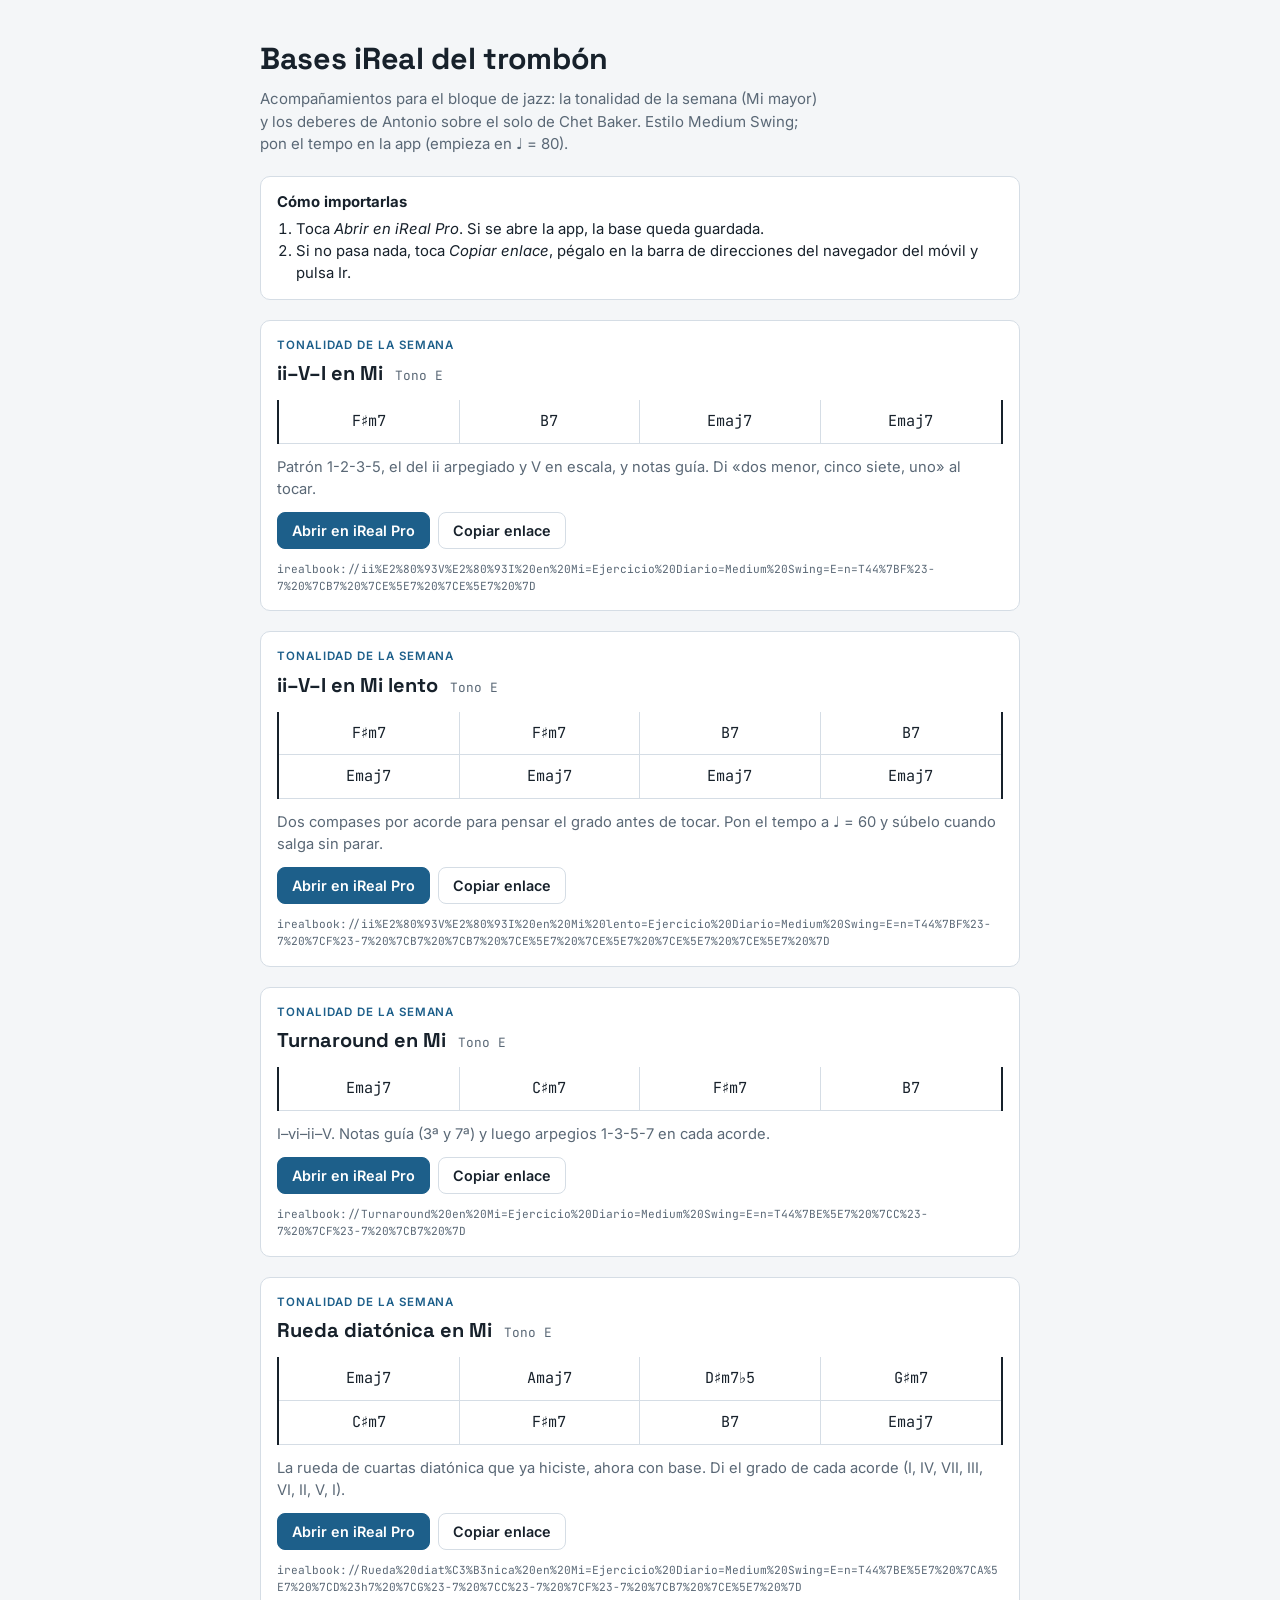
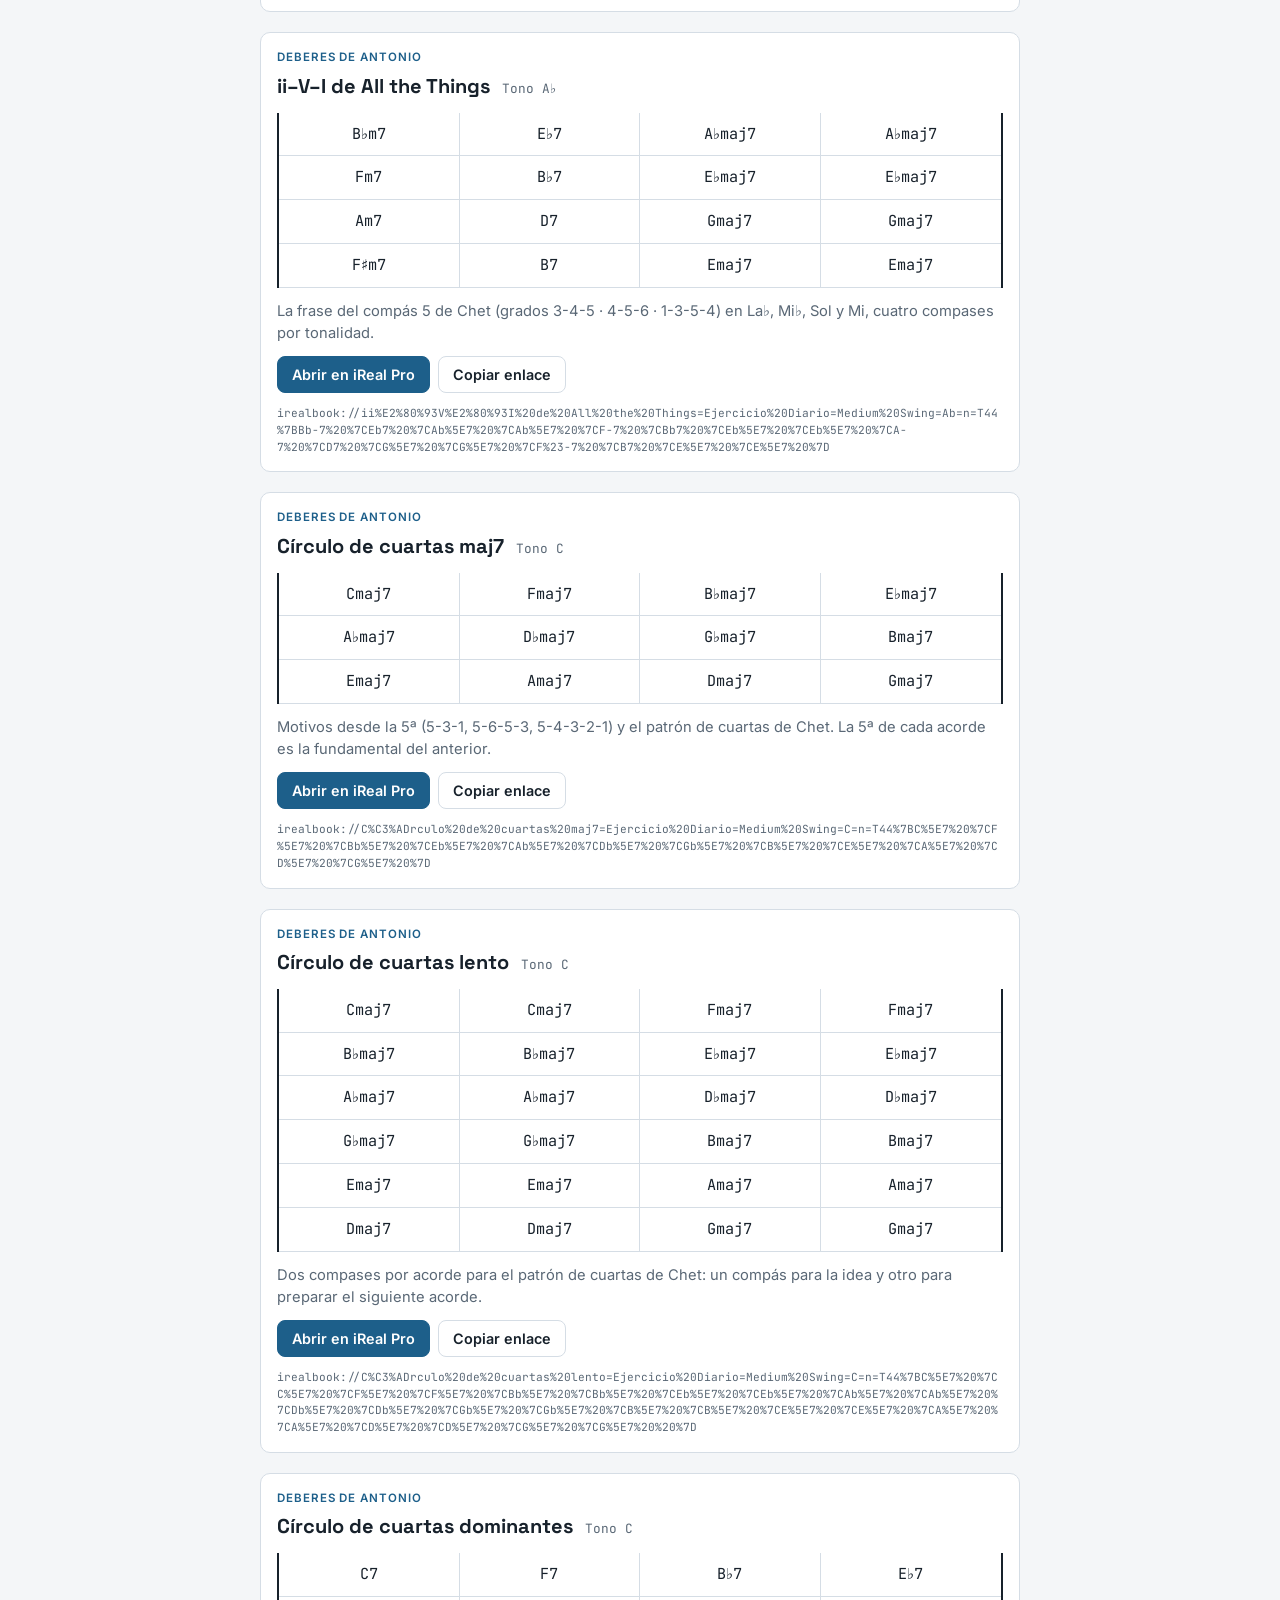
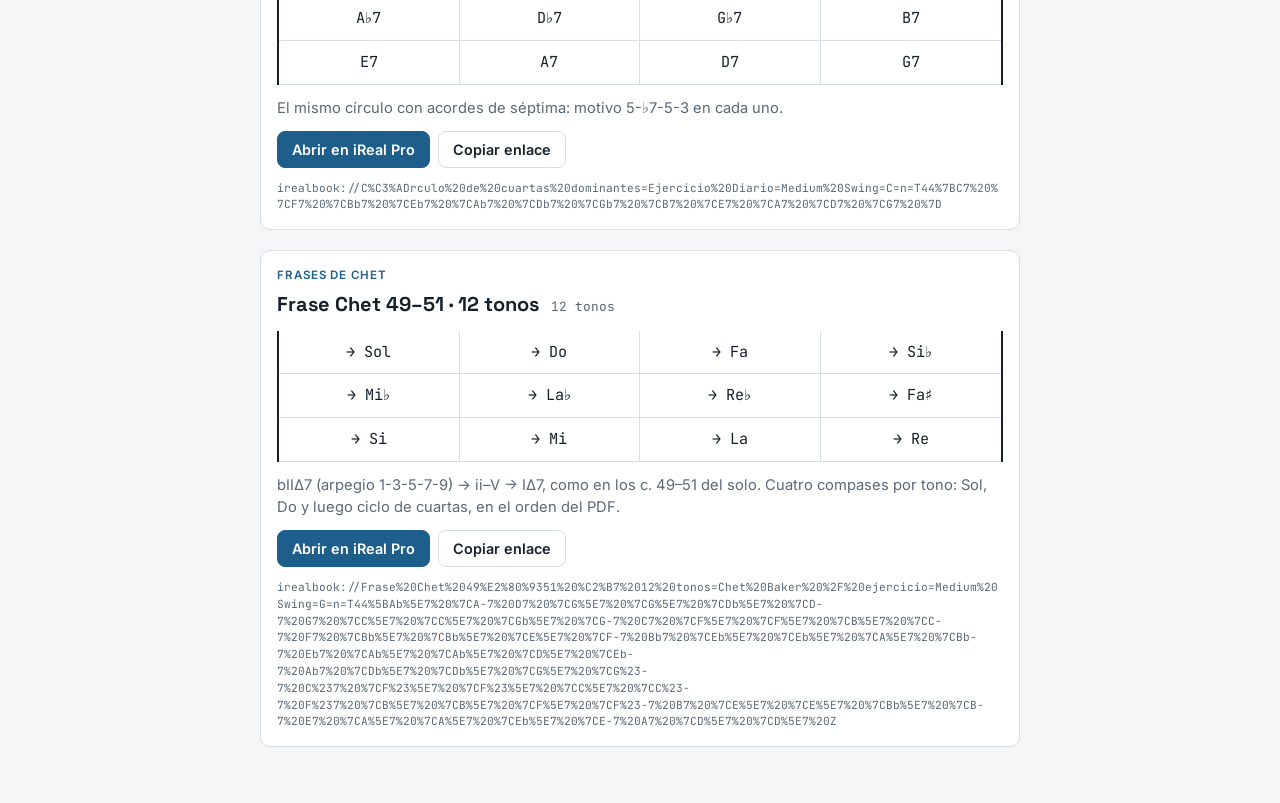
<file: index.html>
<!doctype html>
<html lang="es"><head><meta charset="utf-8"><meta name="viewport" content="width=device-width,initial-scale=1">
<title>Bases iReal del trombón</title>
<link rel="stylesheet" href="https://fonts.googleapis.com/css2?family=Space+Grotesk:wght@500;700&family=Inter:wght@400;600&family=JetBrains+Mono:wght@500&display=swap">
<style>
/* Layout: una columna de "hojas de acordes" tipo lead sheet, con compases en rejilla de 4 */
:root{--bg:#f4f6f8;--card:#ffffff;--fg:#17212b;--muted:#5a6876;--line:#d5dde5;--accent:#1d5f8a;--accent-fg:#ffffff;
--display:"Space Grotesk",system-ui,sans-serif;--body:"Inter",system-ui,sans-serif;--mono:"JetBrains Mono",ui-monospace,monospace}
@media (prefers-color-scheme:dark){:root:not([data-theme="light"]){--bg:#0f161d;--card:#18222c;--fg:#e6edf3;--muted:#9aa9b7;--line:#2b3a48;--accent:#5fb0e6;--accent-fg:#06121c;color-scheme:dark}}
:root[data-theme="dark"]{--bg:#0f161d;--card:#18222c;--fg:#e6edf3;--muted:#9aa9b7;--line:#2b3a48;--accent:#5fb0e6;--accent-fg:#06121c;color-scheme:dark}
body{background:var(--bg);color:var(--fg);font-family:var(--body);font-size:15px;line-height:1.5}
main{max-width:760px;margin:0 auto;padding-block:28px 48px;padding-left:max(16px,env(safe-area-inset-left,0px));padding-right:max(16px,env(safe-area-inset-right,0px));display:flex;flex-direction:column;gap:20px}
h1{font-family:var(--display);font-size:1.9rem;margin:0;text-wrap:balance;letter-spacing:-.01em}
.intro p{margin:.4rem 0 0;color:var(--muted);max-width:62ch}
.how{background:var(--card);border:1px solid var(--line);border-radius:10px;padding:14px 16px;font-size:.93rem}
.how ol{margin:.3rem 0 0;padding-left:1.2rem}
.chart{background:var(--card);border:1px solid var(--line);border-radius:10px;padding:16px;display:flex;flex-direction:column;gap:12px;min-width:0}
.chart header{display:flex;flex-wrap:wrap;align-items:baseline;gap:4px 12px}
.group{width:100%;font-size:.72rem;text-transform:uppercase;letter-spacing:.08em;color:var(--accent);font-weight:600}
h2{font-family:var(--display);font-size:1.25rem;margin:0}
.key{font-family:var(--mono);font-size:.8rem;color:var(--muted)}
.grid{display:grid;grid-template-columns:repeat(4,1fr);border-left:2px solid var(--fg);border-right:2px solid var(--fg)}
.bar{font-family:var(--mono);font-size:.95rem;padding:10px 6px;border-right:1px solid var(--line);border-bottom:1px solid var(--line);text-align:center;font-variant-numeric:tabular-nums}
.bar:nth-child(4n){border-right:0}
.tip{margin:0;color:var(--muted);font-size:.92rem}
.actions{display:flex;flex-wrap:wrap;gap:8px}
.open,.copy{font:600 .9rem var(--body);border-radius:8px;padding:9px 14px;cursor:pointer;text-decoration:none}
.open{background:var(--accent);color:var(--accent-fg);border:1px solid var(--accent)}
.copy{background:transparent;color:var(--fg);border:1px solid var(--line)}
.open:focus-visible,.copy:focus-visible{outline:2px solid var(--accent);outline-offset:2px}
.raw{display:block;font-family:var(--mono);font-size:.7rem;color:var(--muted);overflow-wrap:anywhere;user-select:all}
@media (max-width:420px){.bar{font-size:.82rem;padding:8px 2px}}
</style></head><body>
<main>
  <section class="intro"><h1>Bases iReal del trombón</h1>
  <p>Acompañamientos para el bloque de jazz: la tonalidad de la semana (Mi mayor) y los deberes de Antonio sobre el solo de Chet Baker. Estilo Medium Swing; pon el tempo en la app (empieza en ♩ = 80).</p></section>
  <div class="how"><strong>Cómo importarlas</strong><ol>
  <li>Toca <em>Abrir en iReal Pro</em>. Si se abre la app, la base queda guardada.</li>
  <li>Si no pasa nada, toca <em>Copiar enlace</em>, pégalo en la barra de direcciones del navegador del móvil y pulsa Ir.</li></ol></div>
  <article class="chart">
  <header><span class="group">Tonalidad de la semana</span><h2>ii–V–I en Mi</h2><span class="key">Tono E</span></header>
  <div class="grid"><span class="bar">F♯m7</span><span class="bar">B7</span><span class="bar">Emaj7</span><span class="bar">Emaj7</span></div>
  <p class="tip">Patrón 1-2-3-5, el del ii arpegiado y V en escala, y notas guía. Di «dos menor, cinco siete, uno» al tocar.</p>
  <div class="actions">
    <a class="open" href="irealbook://ii%E2%80%93V%E2%80%93I%20en%20Mi=Ejercicio%20Diario=Medium%20Swing=E=n=T44%7BF%23-7%20%7CB7%20%7CE%5E7%20%7CE%5E7%20%7D">Abrir en iReal Pro</a>
    <button type="button" class="copy" data-url="irealbook://ii%E2%80%93V%E2%80%93I%20en%20Mi=Ejercicio%20Diario=Medium%20Swing=E=n=T44%7BF%23-7%20%7CB7%20%7CE%5E7%20%7CE%5E7%20%7D" id="copy0">Copiar enlace</button>
  </div>
  <code class="raw" id="raw0">irealbook://ii%E2%80%93V%E2%80%93I%20en%20Mi=Ejercicio%20Diario=Medium%20Swing=E=n=T44%7BF%23-7%20%7CB7%20%7CE%5E7%20%7CE%5E7%20%7D</code>
</article>
<article class="chart">
  <header><span class="group">Tonalidad de la semana</span><h2>ii–V–I en Mi lento</h2><span class="key">Tono E</span></header>
  <div class="grid"><span class="bar">F♯m7</span><span class="bar">F♯m7</span><span class="bar">B7</span><span class="bar">B7</span><span class="bar">Emaj7</span><span class="bar">Emaj7</span><span class="bar">Emaj7</span><span class="bar">Emaj7</span></div>
  <p class="tip">Dos compases por acorde para pensar el grado antes de tocar. Pon el tempo a ♩ = 60 y súbelo cuando salga sin parar.</p>
  <div class="actions">
    <a class="open" href="irealbook://ii%E2%80%93V%E2%80%93I%20en%20Mi%20lento=Ejercicio%20Diario=Medium%20Swing=E=n=T44%7BF%23-7%20%7CF%23-7%20%7CB7%20%7CB7%20%7CE%5E7%20%7CE%5E7%20%7CE%5E7%20%7CE%5E7%20%7D">Abrir en iReal Pro</a>
    <button type="button" class="copy" data-url="irealbook://ii%E2%80%93V%E2%80%93I%20en%20Mi%20lento=Ejercicio%20Diario=Medium%20Swing=E=n=T44%7BF%23-7%20%7CF%23-7%20%7CB7%20%7CB7%20%7CE%5E7%20%7CE%5E7%20%7CE%5E7%20%7CE%5E7%20%7D" id="copy1">Copiar enlace</button>
  </div>
  <code class="raw" id="raw1">irealbook://ii%E2%80%93V%E2%80%93I%20en%20Mi%20lento=Ejercicio%20Diario=Medium%20Swing=E=n=T44%7BF%23-7%20%7CF%23-7%20%7CB7%20%7CB7%20%7CE%5E7%20%7CE%5E7%20%7CE%5E7%20%7CE%5E7%20%7D</code>
</article>
<article class="chart">
  <header><span class="group">Tonalidad de la semana</span><h2>Turnaround en Mi</h2><span class="key">Tono E</span></header>
  <div class="grid"><span class="bar">Emaj7</span><span class="bar">C♯m7</span><span class="bar">F♯m7</span><span class="bar">B7</span></div>
  <p class="tip">I–vi–ii–V. Notas guía (3ª y 7ª) y luego arpegios 1-3-5-7 en cada acorde.</p>
  <div class="actions">
    <a class="open" href="irealbook://Turnaround%20en%20Mi=Ejercicio%20Diario=Medium%20Swing=E=n=T44%7BE%5E7%20%7CC%23-7%20%7CF%23-7%20%7CB7%20%7D">Abrir en iReal Pro</a>
    <button type="button" class="copy" data-url="irealbook://Turnaround%20en%20Mi=Ejercicio%20Diario=Medium%20Swing=E=n=T44%7BE%5E7%20%7CC%23-7%20%7CF%23-7%20%7CB7%20%7D" id="copy2">Copiar enlace</button>
  </div>
  <code class="raw" id="raw2">irealbook://Turnaround%20en%20Mi=Ejercicio%20Diario=Medium%20Swing=E=n=T44%7BE%5E7%20%7CC%23-7%20%7CF%23-7%20%7CB7%20%7D</code>
</article>
<article class="chart">
  <header><span class="group">Tonalidad de la semana</span><h2>Rueda diatónica en Mi</h2><span class="key">Tono E</span></header>
  <div class="grid"><span class="bar">Emaj7</span><span class="bar">Amaj7</span><span class="bar">D♯m7♭5</span><span class="bar">G♯m7</span><span class="bar">C♯m7</span><span class="bar">F♯m7</span><span class="bar">B7</span><span class="bar">Emaj7</span></div>
  <p class="tip">La rueda de cuartas diatónica que ya hiciste, ahora con base. Di el grado de cada acorde (I, IV, VII, III, VI, II, V, I).</p>
  <div class="actions">
    <a class="open" href="irealbook://Rueda%20diat%C3%B3nica%20en%20Mi=Ejercicio%20Diario=Medium%20Swing=E=n=T44%7BE%5E7%20%7CA%5E7%20%7CD%23h7%20%7CG%23-7%20%7CC%23-7%20%7CF%23-7%20%7CB7%20%7CE%5E7%20%7D">Abrir en iReal Pro</a>
    <button type="button" class="copy" data-url="irealbook://Rueda%20diat%C3%B3nica%20en%20Mi=Ejercicio%20Diario=Medium%20Swing=E=n=T44%7BE%5E7%20%7CA%5E7%20%7CD%23h7%20%7CG%23-7%20%7CC%23-7%20%7CF%23-7%20%7CB7%20%7CE%5E7%20%7D" id="copy3">Copiar enlace</button>
  </div>
  <code class="raw" id="raw3">irealbook://Rueda%20diat%C3%B3nica%20en%20Mi=Ejercicio%20Diario=Medium%20Swing=E=n=T44%7BE%5E7%20%7CA%5E7%20%7CD%23h7%20%7CG%23-7%20%7CC%23-7%20%7CF%23-7%20%7CB7%20%7CE%5E7%20%7D</code>
</article>
<article class="chart">
  <header><span class="group">Deberes de Antonio</span><h2>ii–V–I de All the Things</h2><span class="key">Tono A♭</span></header>
  <div class="grid"><span class="bar">B♭m7</span><span class="bar">E♭7</span><span class="bar">A♭maj7</span><span class="bar">A♭maj7</span><span class="bar">Fm7</span><span class="bar">B♭7</span><span class="bar">E♭maj7</span><span class="bar">E♭maj7</span><span class="bar">Am7</span><span class="bar">D7</span><span class="bar">Gmaj7</span><span class="bar">Gmaj7</span><span class="bar">F♯m7</span><span class="bar">B7</span><span class="bar">Emaj7</span><span class="bar">Emaj7</span></div>
  <p class="tip">La frase del compás 5 de Chet (grados 3-4-5 · 4-5-6 · 1-3-5-4) en La♭, Mi♭, Sol y Mi, cuatro compases por tonalidad.</p>
  <div class="actions">
    <a class="open" href="irealbook://ii%E2%80%93V%E2%80%93I%20de%20All%20the%20Things=Ejercicio%20Diario=Medium%20Swing=Ab=n=T44%7BBb-7%20%7CEb7%20%7CAb%5E7%20%7CAb%5E7%20%7CF-7%20%7CBb7%20%7CEb%5E7%20%7CEb%5E7%20%7CA-7%20%7CD7%20%7CG%5E7%20%7CG%5E7%20%7CF%23-7%20%7CB7%20%7CE%5E7%20%7CE%5E7%20%7D">Abrir en iReal Pro</a>
    <button type="button" class="copy" data-url="irealbook://ii%E2%80%93V%E2%80%93I%20de%20All%20the%20Things=Ejercicio%20Diario=Medium%20Swing=Ab=n=T44%7BBb-7%20%7CEb7%20%7CAb%5E7%20%7CAb%5E7%20%7CF-7%20%7CBb7%20%7CEb%5E7%20%7CEb%5E7%20%7CA-7%20%7CD7%20%7CG%5E7%20%7CG%5E7%20%7CF%23-7%20%7CB7%20%7CE%5E7%20%7CE%5E7%20%7D" id="copy4">Copiar enlace</button>
  </div>
  <code class="raw" id="raw4">irealbook://ii%E2%80%93V%E2%80%93I%20de%20All%20the%20Things=Ejercicio%20Diario=Medium%20Swing=Ab=n=T44%7BBb-7%20%7CEb7%20%7CAb%5E7%20%7CAb%5E7%20%7CF-7%20%7CBb7%20%7CEb%5E7%20%7CEb%5E7%20%7CA-7%20%7CD7%20%7CG%5E7%20%7CG%5E7%20%7CF%23-7%20%7CB7%20%7CE%5E7%20%7CE%5E7%20%7D</code>
</article>
<article class="chart">
  <header><span class="group">Deberes de Antonio</span><h2>Círculo de cuartas maj7</h2><span class="key">Tono C</span></header>
  <div class="grid"><span class="bar">Cmaj7</span><span class="bar">Fmaj7</span><span class="bar">B♭maj7</span><span class="bar">E♭maj7</span><span class="bar">A♭maj7</span><span class="bar">D♭maj7</span><span class="bar">G♭maj7</span><span class="bar">Bmaj7</span><span class="bar">Emaj7</span><span class="bar">Amaj7</span><span class="bar">Dmaj7</span><span class="bar">Gmaj7</span></div>
  <p class="tip">Motivos desde la 5ª (5-3-1, 5-6-5-3, 5-4-3-2-1) y el patrón de cuartas de Chet. La 5ª de cada acorde es la fundamental del anterior.</p>
  <div class="actions">
    <a class="open" href="irealbook://C%C3%ADrculo%20de%20cuartas%20maj7=Ejercicio%20Diario=Medium%20Swing=C=n=T44%7BC%5E7%20%7CF%5E7%20%7CBb%5E7%20%7CEb%5E7%20%7CAb%5E7%20%7CDb%5E7%20%7CGb%5E7%20%7CB%5E7%20%7CE%5E7%20%7CA%5E7%20%7CD%5E7%20%7CG%5E7%20%7D">Abrir en iReal Pro</a>
    <button type="button" class="copy" data-url="irealbook://C%C3%ADrculo%20de%20cuartas%20maj7=Ejercicio%20Diario=Medium%20Swing=C=n=T44%7BC%5E7%20%7CF%5E7%20%7CBb%5E7%20%7CEb%5E7%20%7CAb%5E7%20%7CDb%5E7%20%7CGb%5E7%20%7CB%5E7%20%7CE%5E7%20%7CA%5E7%20%7CD%5E7%20%7CG%5E7%20%7D" id="copy5">Copiar enlace</button>
  </div>
  <code class="raw" id="raw5">irealbook://C%C3%ADrculo%20de%20cuartas%20maj7=Ejercicio%20Diario=Medium%20Swing=C=n=T44%7BC%5E7%20%7CF%5E7%20%7CBb%5E7%20%7CEb%5E7%20%7CAb%5E7%20%7CDb%5E7%20%7CGb%5E7%20%7CB%5E7%20%7CE%5E7%20%7CA%5E7%20%7CD%5E7%20%7CG%5E7%20%7D</code>
</article>
<article class="chart">
  <header><span class="group">Deberes de Antonio</span><h2>Círculo de cuartas lento</h2><span class="key">Tono C</span></header>
  <div class="grid"><span class="bar">Cmaj7</span><span class="bar">Cmaj7</span><span class="bar">Fmaj7</span><span class="bar">Fmaj7</span><span class="bar">B♭maj7</span><span class="bar">B♭maj7</span><span class="bar">E♭maj7</span><span class="bar">E♭maj7</span><span class="bar">A♭maj7</span><span class="bar">A♭maj7</span><span class="bar">D♭maj7</span><span class="bar">D♭maj7</span><span class="bar">G♭maj7</span><span class="bar">G♭maj7</span><span class="bar">Bmaj7</span><span class="bar">Bmaj7</span><span class="bar">Emaj7</span><span class="bar">Emaj7</span><span class="bar">Amaj7</span><span class="bar">Amaj7</span><span class="bar">Dmaj7</span><span class="bar">Dmaj7</span><span class="bar">Gmaj7</span><span class="bar">Gmaj7</span></div>
  <p class="tip">Dos compases por acorde para el patrón de cuartas de Chet: un compás para la idea y otro para preparar el siguiente acorde.</p>
  <div class="actions">
    <a class="open" href="irealbook://C%C3%ADrculo%20de%20cuartas%20lento=Ejercicio%20Diario=Medium%20Swing=C=n=T44%7BC%5E7%20%7CC%5E7%20%7CF%5E7%20%7CF%5E7%20%7CBb%5E7%20%7CBb%5E7%20%7CEb%5E7%20%7CEb%5E7%20%7CAb%5E7%20%7CAb%5E7%20%7CDb%5E7%20%7CDb%5E7%20%7CGb%5E7%20%7CGb%5E7%20%7CB%5E7%20%7CB%5E7%20%7CE%5E7%20%7CE%5E7%20%7CA%5E7%20%7CA%5E7%20%7CD%5E7%20%7CD%5E7%20%7CG%5E7%20%7CG%5E7%20%20%7D">Abrir en iReal Pro</a>
    <button type="button" class="copy" data-url="irealbook://C%C3%ADrculo%20de%20cuartas%20lento=Ejercicio%20Diario=Medium%20Swing=C=n=T44%7BC%5E7%20%7CC%5E7%20%7CF%5E7%20%7CF%5E7%20%7CBb%5E7%20%7CBb%5E7%20%7CEb%5E7%20%7CEb%5E7%20%7CAb%5E7%20%7CAb%5E7%20%7CDb%5E7%20%7CDb%5E7%20%7CGb%5E7%20%7CGb%5E7%20%7CB%5E7%20%7CB%5E7%20%7CE%5E7%20%7CE%5E7%20%7CA%5E7%20%7CA%5E7%20%7CD%5E7%20%7CD%5E7%20%7CG%5E7%20%7CG%5E7%20%20%7D" id="copy6">Copiar enlace</button>
  </div>
  <code class="raw" id="raw6">irealbook://C%C3%ADrculo%20de%20cuartas%20lento=Ejercicio%20Diario=Medium%20Swing=C=n=T44%7BC%5E7%20%7CC%5E7%20%7CF%5E7%20%7CF%5E7%20%7CBb%5E7%20%7CBb%5E7%20%7CEb%5E7%20%7CEb%5E7%20%7CAb%5E7%20%7CAb%5E7%20%7CDb%5E7%20%7CDb%5E7%20%7CGb%5E7%20%7CGb%5E7%20%7CB%5E7%20%7CB%5E7%20%7CE%5E7%20%7CE%5E7%20%7CA%5E7%20%7CA%5E7%20%7CD%5E7%20%7CD%5E7%20%7CG%5E7%20%7CG%5E7%20%20%7D</code>
</article>
<article class="chart">
  <header><span class="group">Deberes de Antonio</span><h2>Círculo de cuartas dominantes</h2><span class="key">Tono C</span></header>
  <div class="grid"><span class="bar">C7</span><span class="bar">F7</span><span class="bar">B♭7</span><span class="bar">E♭7</span><span class="bar">A♭7</span><span class="bar">D♭7</span><span class="bar">G♭7</span><span class="bar">B7</span><span class="bar">E7</span><span class="bar">A7</span><span class="bar">D7</span><span class="bar">G7</span></div>
  <p class="tip">El mismo círculo con acordes de séptima: motivo 5-♭7-5-3 en cada uno.</p>
  <div class="actions">
    <a class="open" href="irealbook://C%C3%ADrculo%20de%20cuartas%20dominantes=Ejercicio%20Diario=Medium%20Swing=C=n=T44%7BC7%20%7CF7%20%7CBb7%20%7CEb7%20%7CAb7%20%7CDb7%20%7CGb7%20%7CB7%20%7CE7%20%7CA7%20%7CD7%20%7CG7%20%7D">Abrir en iReal Pro</a>
    <button type="button" class="copy" data-url="irealbook://C%C3%ADrculo%20de%20cuartas%20dominantes=Ejercicio%20Diario=Medium%20Swing=C=n=T44%7BC7%20%7CF7%20%7CBb7%20%7CEb7%20%7CAb7%20%7CDb7%20%7CGb7%20%7CB7%20%7CE7%20%7CA7%20%7CD7%20%7CG7%20%7D" id="copy7">Copiar enlace</button>
  </div>
  <code class="raw" id="raw7">irealbook://C%C3%ADrculo%20de%20cuartas%20dominantes=Ejercicio%20Diario=Medium%20Swing=C=n=T44%7BC7%20%7CF7%20%7CBb7%20%7CEb7%20%7CAb7%20%7CDb7%20%7CGb7%20%7CB7%20%7CE7%20%7CA7%20%7CD7%20%7CG7%20%7D</code>
</article>
<article class="chart">
  <header><span class="group">Frases de Chet</span><h2>Frase Chet 49–51 · 12 tonos</h2><span class="key">12 tonos</span></header>
  <div class="grid"><span class="bar">→ Sol</span><span class="bar">→ Do</span><span class="bar">→ Fa</span><span class="bar">→ Si♭</span><span class="bar">→ Mi♭</span><span class="bar">→ La♭</span><span class="bar">→ Re♭</span><span class="bar">→ Fa♯</span><span class="bar">→ Si</span><span class="bar">→ Mi</span><span class="bar">→ La</span><span class="bar">→ Re</span></div>
  <p class="tip">bII∆7 (arpegio 1-3-5-7-9) → ii–V → I∆7, como en los c. 49–51 del solo. Cuatro compases por tono: Sol, Do y luego ciclo de cuartas, en el orden del PDF.</p>
  <div class="actions">
    <a class="open" href="irealbook://Frase%20Chet%2049%E2%80%9351%20%C2%B7%2012%20tonos=Chet%20Baker%20%2F%20ejercicio=Medium%20Swing=G=n=T44%5BAb%5E7%20%7CA-7%20D7%20%7CG%5E7%20%7CG%5E7%20%7CDb%5E7%20%7CD-7%20G7%20%7CC%5E7%20%7CC%5E7%20%7CGb%5E7%20%7CG-7%20C7%20%7CF%5E7%20%7CF%5E7%20%7CB%5E7%20%7CC-7%20F7%20%7CBb%5E7%20%7CBb%5E7%20%7CE%5E7%20%7CF-7%20Bb7%20%7CEb%5E7%20%7CEb%5E7%20%7CA%5E7%20%7CBb-7%20Eb7%20%7CAb%5E7%20%7CAb%5E7%20%7CD%5E7%20%7CEb-7%20Ab7%20%7CDb%5E7%20%7CDb%5E7%20%7CG%5E7%20%7CG%23-7%20C%237%20%7CF%23%5E7%20%7CF%23%5E7%20%7CC%5E7%20%7CC%23-7%20F%237%20%7CB%5E7%20%7CB%5E7%20%7CF%5E7%20%7CF%23-7%20B7%20%7CE%5E7%20%7CE%5E7%20%7CBb%5E7%20%7CB-7%20E7%20%7CA%5E7%20%7CA%5E7%20%7CEb%5E7%20%7CE-7%20A7%20%7CD%5E7%20%7CD%5E7%20Z">Abrir en iReal Pro</a>
    <button type="button" class="copy" data-url="irealbook://Frase%20Chet%2049%E2%80%9351%20%C2%B7%2012%20tonos=Chet%20Baker%20%2F%20ejercicio=Medium%20Swing=G=n=T44%5BAb%5E7%20%7CA-7%20D7%20%7CG%5E7%20%7CG%5E7%20%7CDb%5E7%20%7CD-7%20G7%20%7CC%5E7%20%7CC%5E7%20%7CGb%5E7%20%7CG-7%20C7%20%7CF%5E7%20%7CF%5E7%20%7CB%5E7%20%7CC-7%20F7%20%7CBb%5E7%20%7CBb%5E7%20%7CE%5E7%20%7CF-7%20Bb7%20%7CEb%5E7%20%7CEb%5E7%20%7CA%5E7%20%7CBb-7%20Eb7%20%7CAb%5E7%20%7CAb%5E7%20%7CD%5E7%20%7CEb-7%20Ab7%20%7CDb%5E7%20%7CDb%5E7%20%7CG%5E7%20%7CG%23-7%20C%237%20%7CF%23%5E7%20%7CF%23%5E7%20%7CC%5E7%20%7CC%23-7%20F%237%20%7CB%5E7%20%7CB%5E7%20%7CF%5E7%20%7CF%23-7%20B7%20%7CE%5E7%20%7CE%5E7%20%7CBb%5E7%20%7CB-7%20E7%20%7CA%5E7%20%7CA%5E7%20%7CEb%5E7%20%7CE-7%20A7%20%7CD%5E7%20%7CD%5E7%20Z" id="copy8">Copiar enlace</button>
  </div>
  <code class="raw" id="raw8">irealbook://Frase%20Chet%2049%E2%80%9351%20%C2%B7%2012%20tonos=Chet%20Baker%20%2F%20ejercicio=Medium%20Swing=G=n=T44%5BAb%5E7%20%7CA-7%20D7%20%7CG%5E7%20%7CG%5E7%20%7CDb%5E7%20%7CD-7%20G7%20%7CC%5E7%20%7CC%5E7%20%7CGb%5E7%20%7CG-7%20C7%20%7CF%5E7%20%7CF%5E7%20%7CB%5E7%20%7CC-7%20F7%20%7CBb%5E7%20%7CBb%5E7%20%7CE%5E7%20%7CF-7%20Bb7%20%7CEb%5E7%20%7CEb%5E7%20%7CA%5E7%20%7CBb-7%20Eb7%20%7CAb%5E7%20%7CAb%5E7%20%7CD%5E7%20%7CEb-7%20Ab7%20%7CDb%5E7%20%7CDb%5E7%20%7CG%5E7%20%7CG%23-7%20C%237%20%7CF%23%5E7%20%7CF%23%5E7%20%7CC%5E7%20%7CC%23-7%20F%237%20%7CB%5E7%20%7CB%5E7%20%7CF%5E7%20%7CF%23-7%20B7%20%7CE%5E7%20%7CE%5E7%20%7CBb%5E7%20%7CB-7%20E7%20%7CA%5E7%20%7CA%5E7%20%7CEb%5E7%20%7CE-7%20A7%20%7CD%5E7%20%7CD%5E7%20Z</code>
</article>
</main>
<script>
document.querySelectorAll('.copy').forEach(function(b){b.addEventListener('click',function(){
 var url=b.getAttribute('data-url');var done=function(){b.textContent='Copiado';setTimeout(function(){b.textContent='Copiar enlace'},1800)};
 var sel=function(){var r=document.getElementById('raw'+b.id.slice(4));var s=window.getSelection();var rg=document.createRange();rg.selectNodeContents(r);s.removeAllRanges();s.addRange(rg);b.textContent='Enlace seleccionado: cópialo'};
 try{navigator.clipboard.writeText(url).then(done,sel)}catch(e){sel()}
})});
</script></body></html>
</file>
